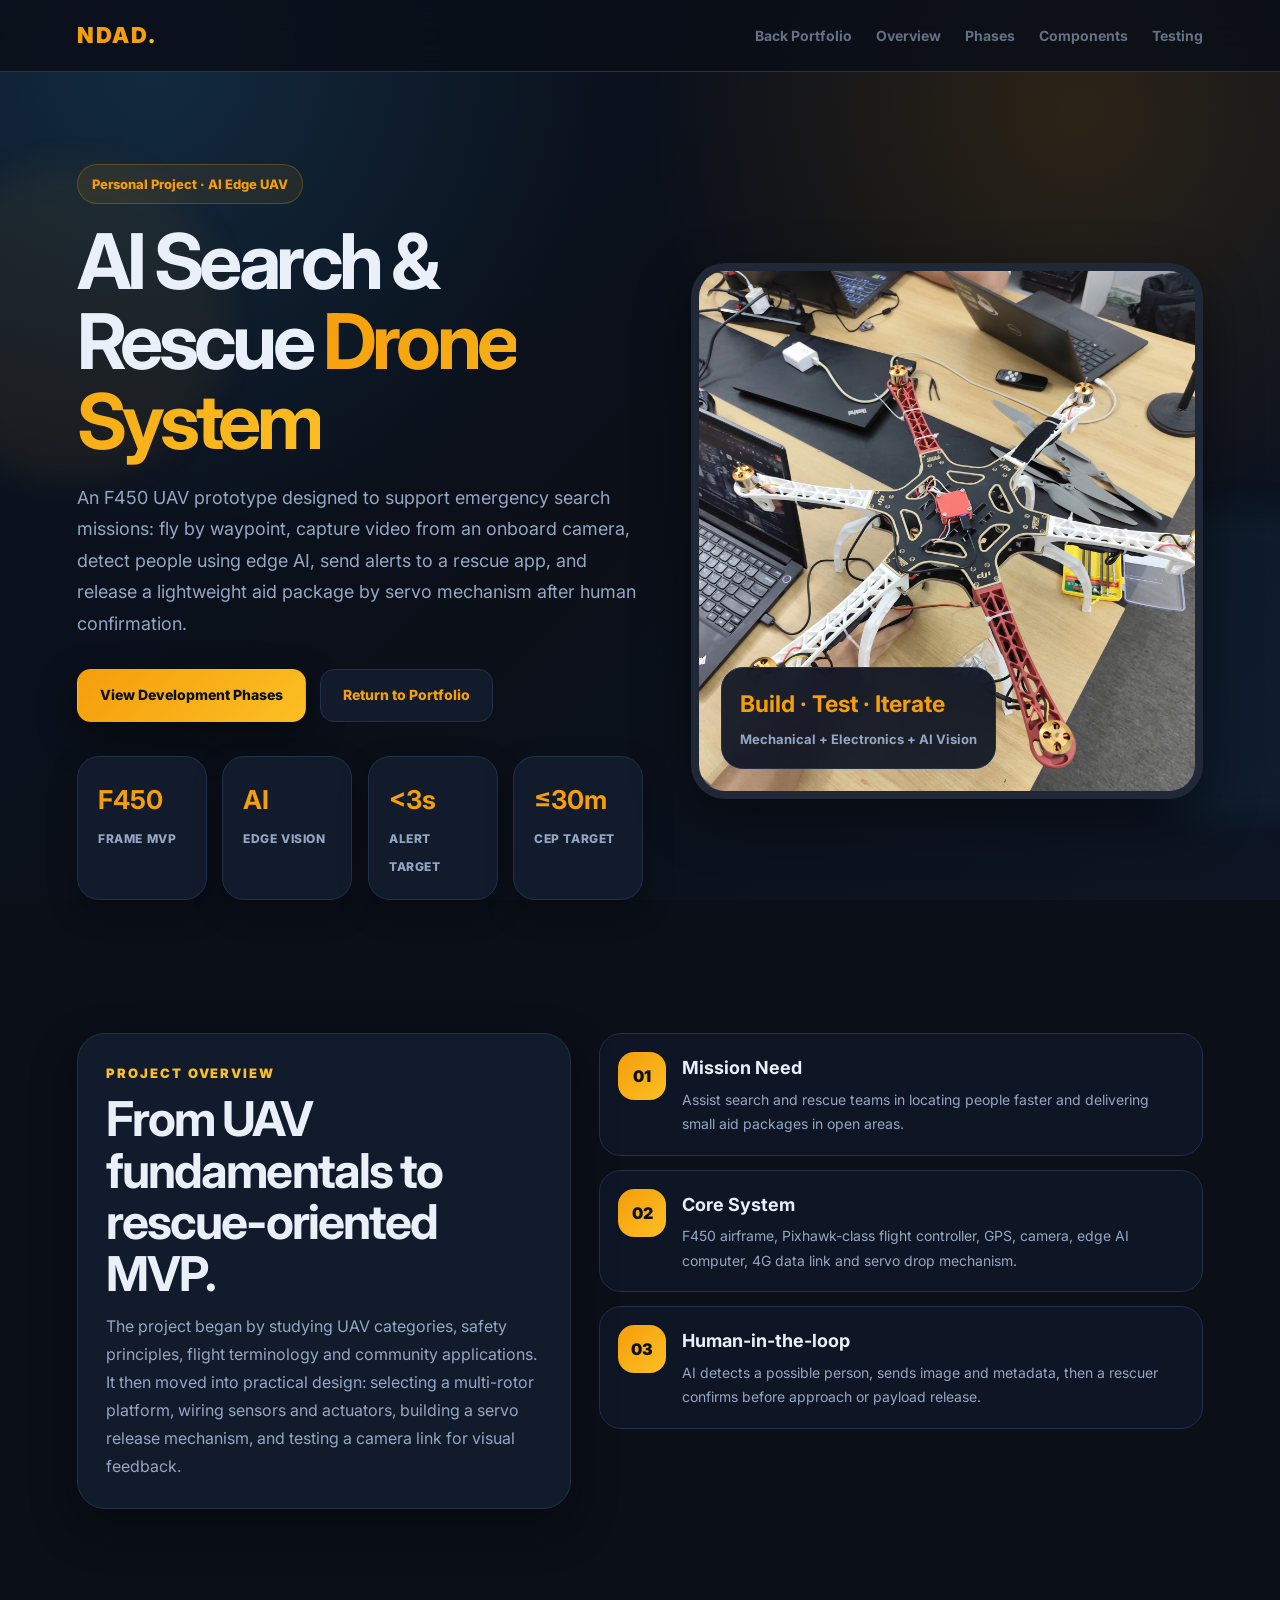
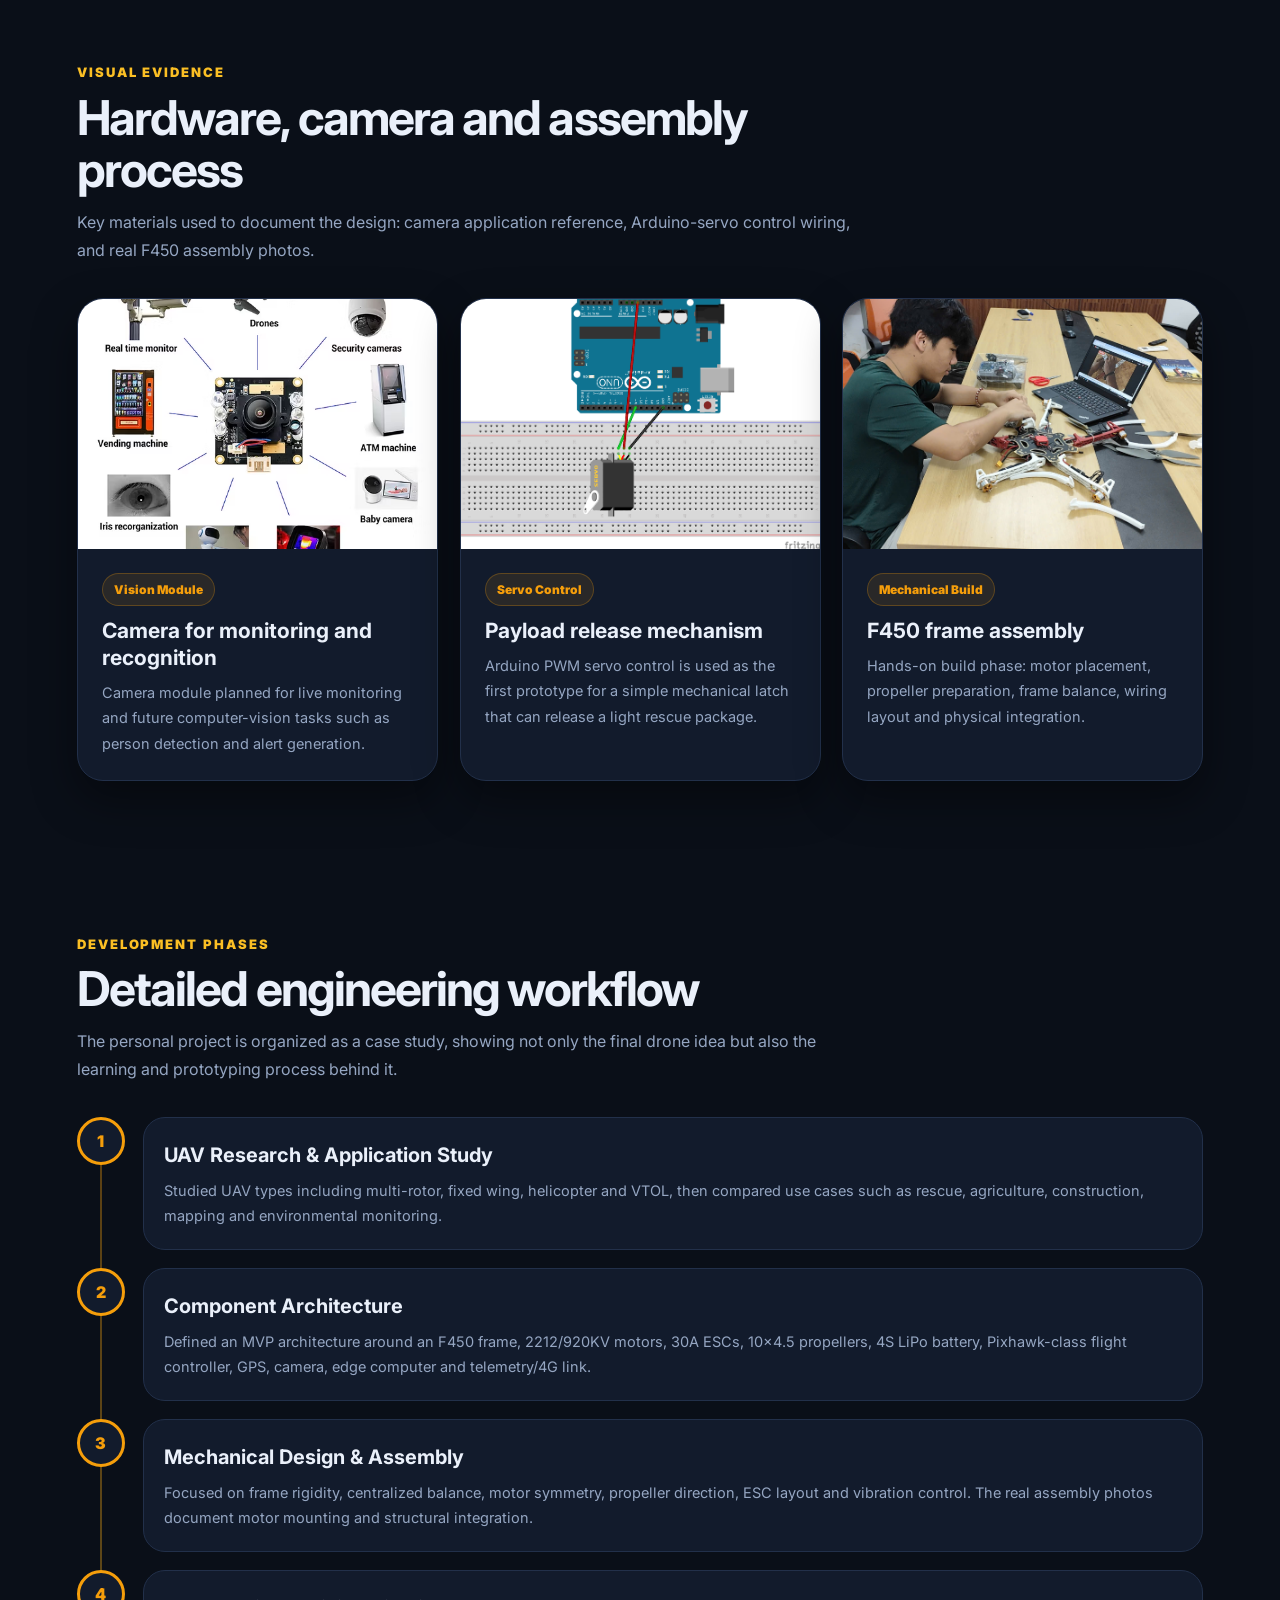
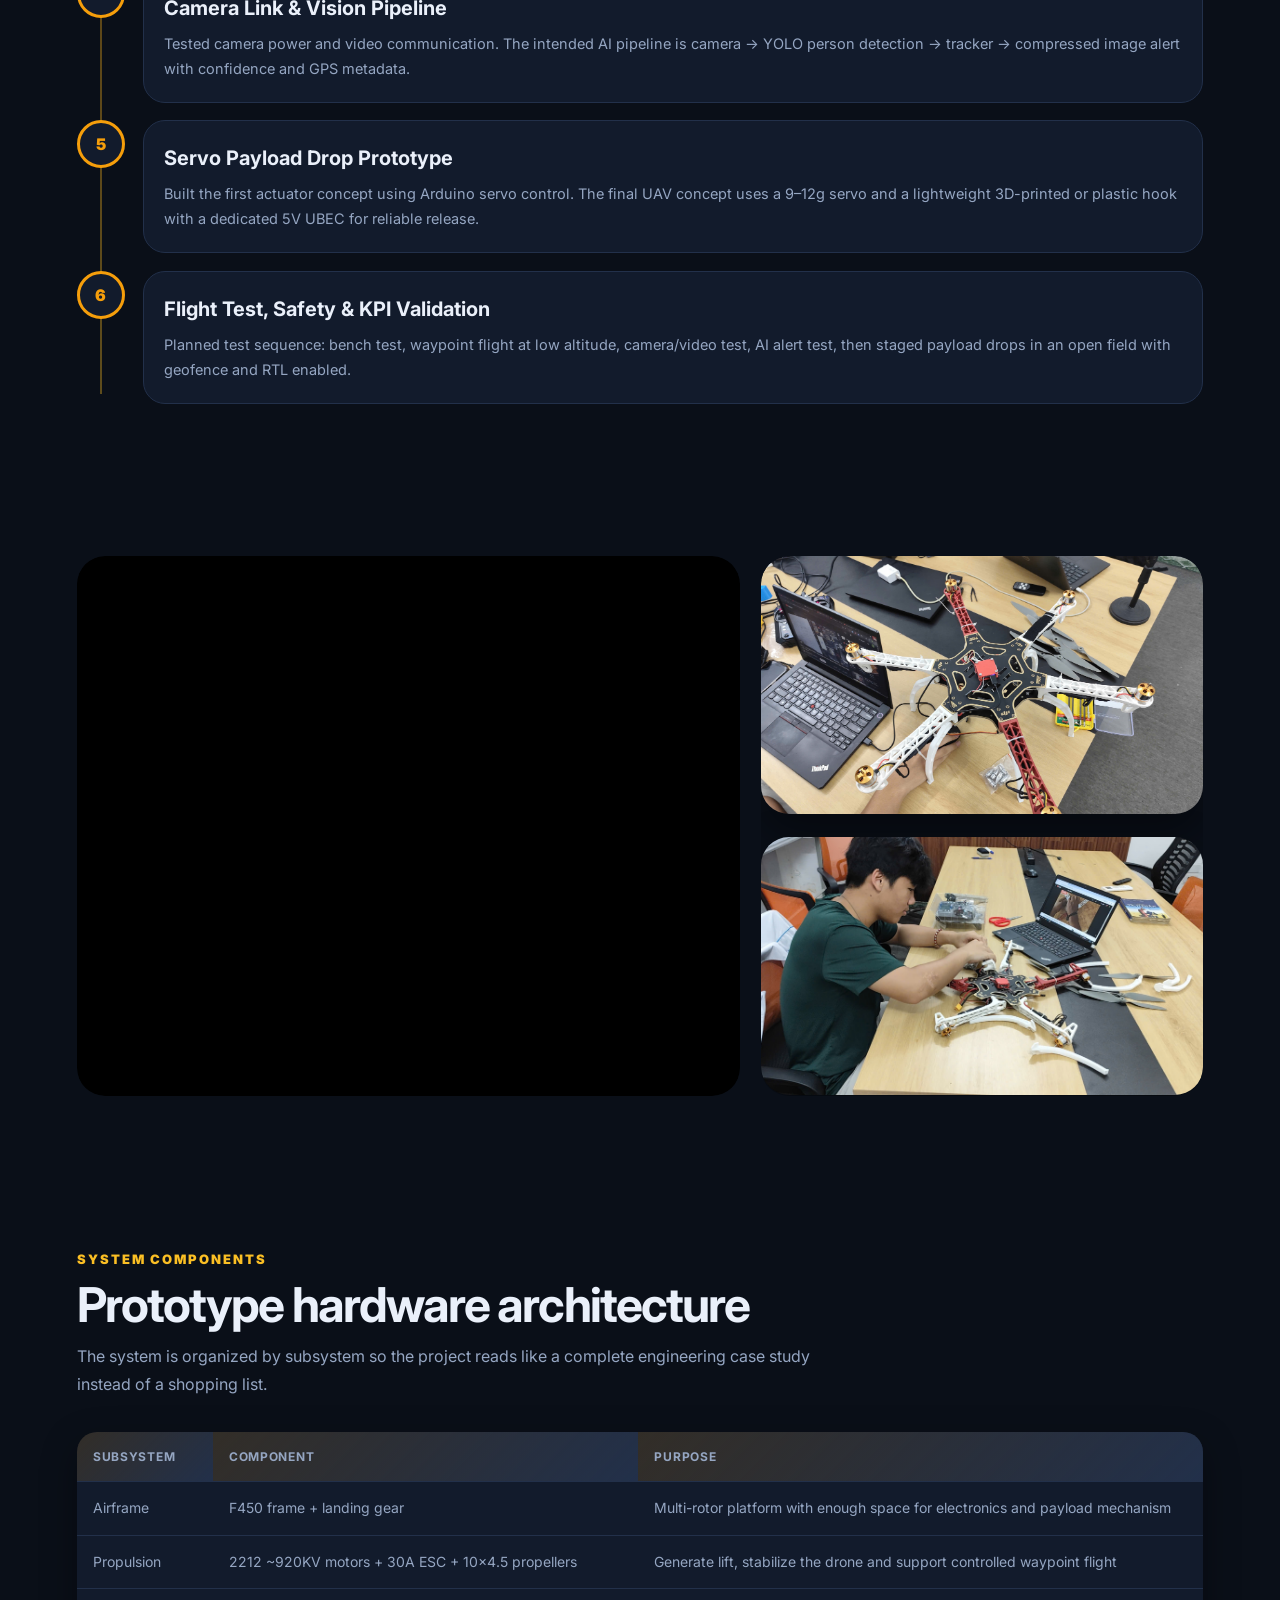
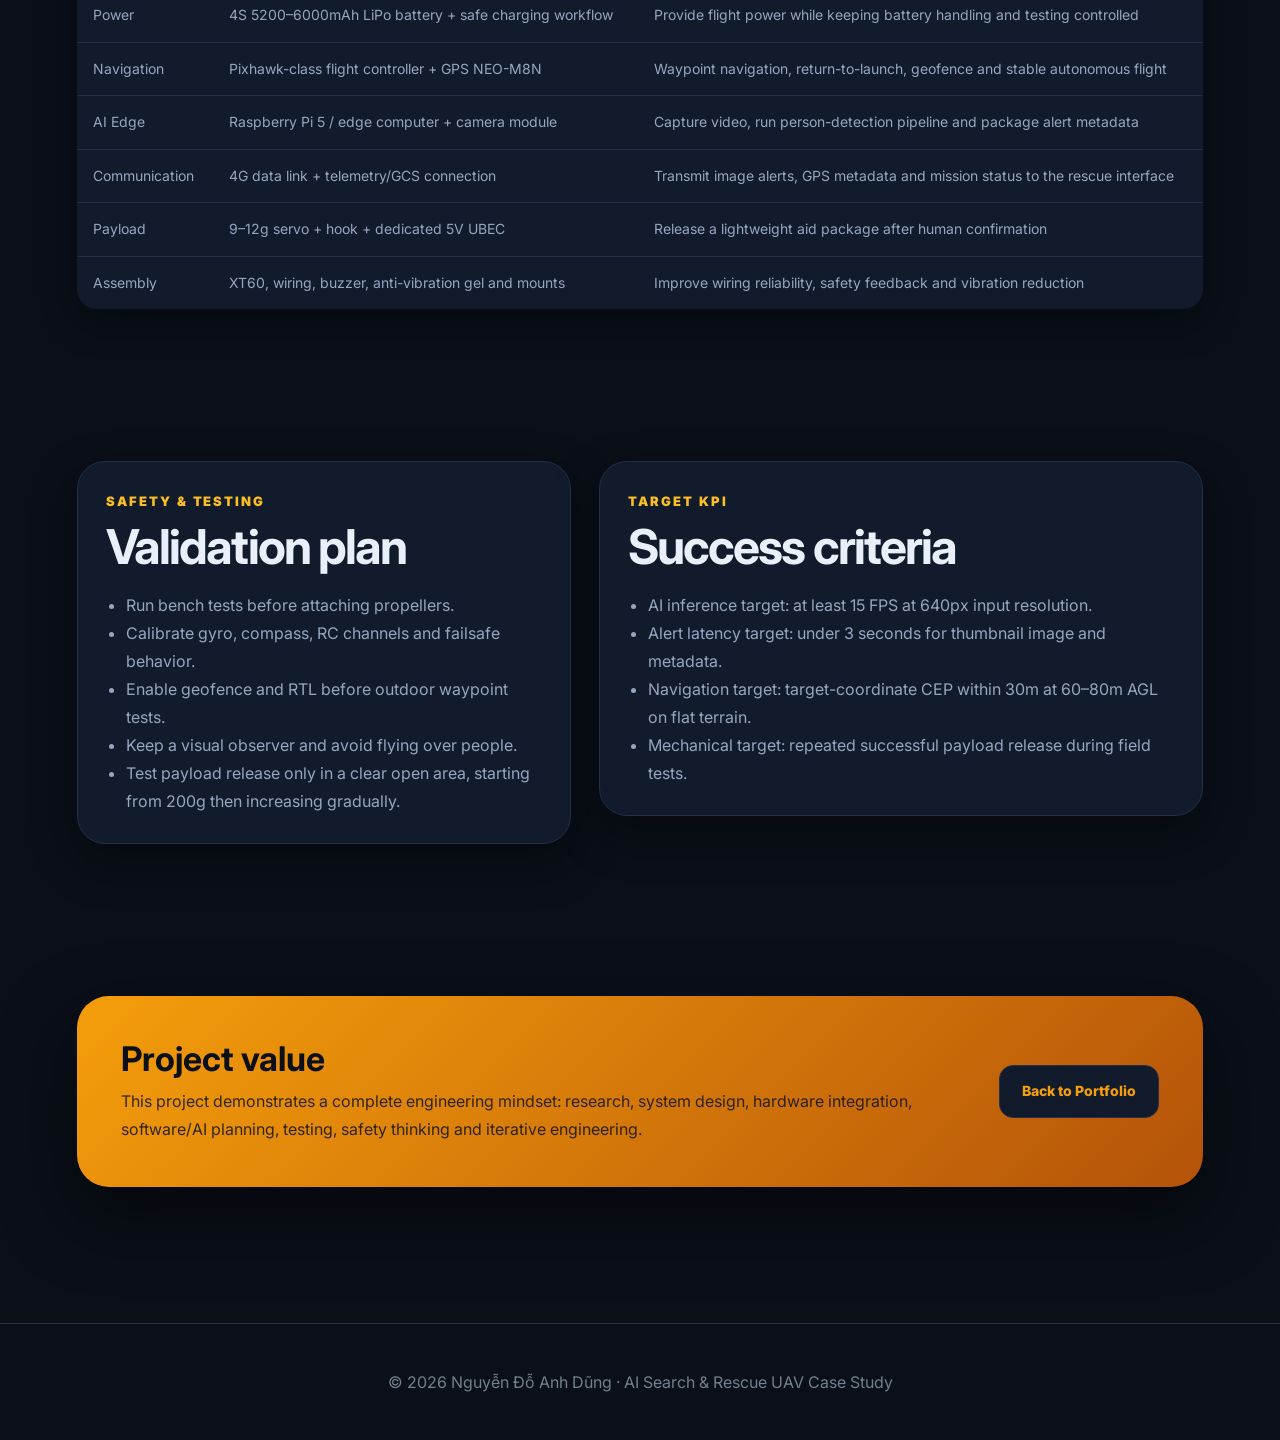
<file: project-detail.html>
<!DOCTYPE html>
<html lang="en">
<head>
    <meta charset="UTF-8">
    <meta name="viewport" content="width=device-width, initial-scale=1.0">
    <title>AI Search & Rescue UAV | Nguyễn Đỗ Anh Dũng</title>
    <meta name="description" content="Detailed case study for an AI-enabled search and rescue UAV project using F450 frame, camera vision, edge AI, waypoint flight and servo payload release.">
    <link rel="preconnect" href="https://fonts.googleapis.com">
    <link href="https://fonts.googleapis.com/css2?family=Inter:wght@300;400;500;600;700;800;900&display=swap" rel="stylesheet">
    <style>
        :root{
            --paper:#0a0f18; --paper-2:#0e1524; --card:#121b2c; --ink:#eaf0fa; --muted:#95a6c2;
            --teal:#f59e0b; --teal-2:#fbbf24; --gold:#fbbf24; --orange:#38bdf8; --line:#22304a;
            --shadow: 0 20px 56px rgba(0, 0, 0, .45);
        }
        *{margin:0;padding:0;box-sizing:border-box} html{scroll-behavior:smooth}
        body{font-family:'Inter',sans-serif;background:var(--paper);color:var(--ink);line-height:1.75;overflow-x:hidden}
        body:before{content:"";position:fixed;inset:0;background:radial-gradient(circle at 12% 8%, rgba(56,189,248,.14), transparent 34%),radial-gradient(circle at 84% 12%, rgba(245,158,11,.14), transparent 32%),linear-gradient(135deg,#0c1322 0%,#0a0f18 52%,#0e1524 100%);z-index:-2}
        a{text-decoration:none;color:inherit} img{max-width:100%;display:block}
        .shell{width:min(1160px,88vw);margin:auto}
        nav{position:sticky;top:0;z-index:1000;background:rgba(10,15,24,.86);backdrop-filter:blur(18px);border-bottom:1px solid var(--line)}
        .nav-inner{width:min(1160px,88vw);margin:auto;display:flex;align-items:center;justify-content:space-between;padding:16px 0}
        .brand{font-weight:900;letter-spacing:.08em;color:var(--teal);font-size:22px}.brand span{color:var(--gold)}
        .nav-links{display:flex;gap:24px;list-style:none}.nav-links a{font-size:14px;font-weight:700;color:#667085}.nav-links a:hover{color:var(--teal)}
        .hero{padding:92px 0 58px;position:relative}.hero-grid{display:grid;grid-template-columns:1.05fr .95fr;gap:48px;align-items:center}
        .eyebrow{display:inline-flex;align-items:center;gap:10px;background:rgba(245,158,11,.09);border:1px solid rgba(245,158,11,.26);color:var(--teal);padding:8px 14px;border-radius:999px;font-weight:800;font-size:13px;margin-bottom:18px}
        h1{font-size:clamp(42px,6vw,78px);line-height:1.04;letter-spacing:-.06em;margin-bottom:20px;color:var(--ink)}.hero p{font-size:18px;color:var(--muted);max-width:680px}.gradient-text{background:linear-gradient(135deg,var(--teal),var(--gold));-webkit-background-clip:text;-webkit-text-fill-color:transparent}
        .hero-actions{display:flex;gap:14px;flex-wrap:wrap;margin-top:30px}.btn{display:inline-flex;align-items:center;justify-content:center;padding:13px 22px;border-radius:14px;font-weight:800;font-size:14px;transition:.25s;border:1px solid transparent}.btn-primary{background:linear-gradient(135deg,var(--teal),var(--teal-2));color:#0a0f18;box-shadow:0 15px 38px rgba(0,0,0,.45)}.btn-primary:hover{transform:translateY(-3px)}.btn-soft{background:var(--card);border-color:var(--line);color:var(--teal)}.btn-soft:hover{border-color:var(--teal);transform:translateY(-3px)}
        .hero-photo{position:relative;border-radius:34px;overflow:hidden;box-shadow:var(--shadow);border:8px solid rgba(255,255,255,.06);background:var(--card)}.hero-photo img{height:520px;width:100%;object-fit:cover}.float-card{position:absolute;left:22px;bottom:22px;background:rgba(12,19,34,.92);backdrop-filter:blur(14px);border:1px solid var(--line);border-radius:22px;padding:16px 18px;box-shadow:0 18px 40px rgba(0,0,0,.10)}.float-card strong{display:block;color:var(--teal);font-size:23px}.float-card span{font-size:13px;color:var(--muted);font-weight:700}
        .metrics{display:grid;grid-template-columns:repeat(4,1fr);gap:16px;margin-top:34px}.metric{background:var(--card);border:1px solid var(--line);border-radius:22px;padding:20px;box-shadow:0 12px 30px rgba(0,0,0,.3)}.metric b{font-size:26px;color:var(--teal);display:block}.metric span{font-size:12px;color:var(--muted);font-weight:800;text-transform:uppercase;letter-spacing:.05em}
        section{padding:76px 0}.section-head{max-width:780px;margin-bottom:34px}.section-head .kicker{color:var(--gold);font-size:13px;text-transform:uppercase;letter-spacing:.15em;font-weight:900;margin-bottom:8px}.section-head h2{font-size:clamp(30px,4vw,48px);line-height:1.08;letter-spacing:-.04em;margin-bottom:12px}.section-head p{color:var(--muted);font-size:16px}
        .grid{display:grid;grid-template-columns:repeat(3,1fr);gap:22px}.card{background:var(--card);border:1px solid var(--line);border-radius:26px;overflow:hidden;box-shadow:0 18px 45px rgba(0,0,0,.42);transition:.25s}.card:hover{transform:translateY(-5px);box-shadow:var(--shadow)}.card img{width:100%;height:250px;object-fit:cover}.card-body{padding:24px}.tag{display:inline-flex;font-size:12px;font-weight:900;color:var(--teal);background:rgba(245,158,11,.10);border:1px solid rgba(245,158,11,.26);padding:5px 11px;border-radius:999px;margin-bottom:12px}.card h3{font-size:21px;line-height:1.28;margin-bottom:8px}.card p{font-size:14.5px;color:var(--muted)}
        .split{display:grid;grid-template-columns:.9fr 1.1fr;gap:28px;align-items:start}.panel{background:var(--card);border:1px solid var(--line);border-radius:28px;padding:28px;box-shadow:0 18px 45px rgba(0,0,0,.38)}.panel h3{font-size:26px;margin-bottom:12px}.panel p,.panel li{color:var(--muted)}.panel ul{padding-left:20px;margin-top:12px}.number-list{display:grid;gap:14px}.step{display:grid;grid-template-columns:48px 1fr;gap:16px;padding:18px;border-radius:22px;background:var(--paper-2);border:1px solid var(--line)}.step .num{height:48px;width:48px;border-radius:16px;background:linear-gradient(135deg,var(--teal),var(--teal-2));color:#0a0f18;font-weight:900;display:flex;align-items:center;justify-content:center}.step h4{font-size:18px;margin-bottom:4px}.step p{font-size:14px;color:var(--muted)}
        .timeline{position:relative;display:grid;gap:18px}.timeline:before{content:"";position:absolute;left:23px;top:10px;bottom:10px;width:2px;background:linear-gradient(var(--teal),var(--gold));opacity:.35}.phase{position:relative;display:grid;grid-template-columns:48px 1fr;gap:18px}.dot{position:relative;z-index:1;width:48px;height:48px;border-radius:50%;background:var(--card);border:3px solid var(--teal);display:flex;align-items:center;justify-content:center;color:var(--teal);font-weight:900}.phase-box{background:var(--card);border:1px solid var(--line);border-radius:22px;padding:20px}.phase-box h3{font-size:20px;margin-bottom:5px}.phase-box p{color:var(--muted);font-size:14.5px}
        table{width:100%;border-collapse:collapse;background:var(--card);border-radius:20px;overflow:hidden;box-shadow:0 12px 35px rgba(0,0,0,.34)}th,td{text-align:left;padding:14px 16px;border-bottom:1px solid var(--line);font-size:14px}th{background:linear-gradient(135deg,rgba(245,158,11,.14),var(--line));font-size:12px;text-transform:uppercase;letter-spacing:.06em;color:var(--muted)}td{color:var(--muted)}tr:last-child td{border-bottom:none}.price{font-weight:800;color:var(--teal)}
        .gallery{display:grid;grid-template-columns:1.2fr .8fr;gap:22px}.gallery-main img,.gallery-main iframe{height:540px;width:100%;object-fit:cover;border-radius:28px;box-shadow:var(--shadow);display:block}.gallery-main iframe{border:0;background:#000}.gallery-stack{display:grid;gap:22px}.gallery-stack img,.gallery-stack iframe{height:258px;width:100%;object-fit:cover;border-radius:28px;box-shadow:0 18px 45px rgba(0,0,0,.42);display:block}.gallery-stack iframe{border:0;background:#000}
        .callout{background:linear-gradient(135deg,var(--teal),#b45309);color:#0a0f18;border-radius:32px;padding:44px;display:grid;grid-template-columns:1fr auto;gap:30px;align-items:center;box-shadow:0 28px 70px rgba(0,0,0,.5)}.callout h2{font-size:34px;line-height:1.1;margin-bottom:10px}.callout p{color:rgba(10,15,24,.82)}
        footer{padding:44px 0;text-align:center;color:#72808d;border-top:1px solid var(--line);margin-top:60px}
        @media(max-width:900px){.hero-grid,.split,.gallery,.callout{grid-template-columns:1fr}.metrics,.grid{grid-template-columns:1fr 1fr}.hero-photo img{height:420px}.nav-links{display:none}}
        @media(max-width:600px){.metrics,.grid{grid-template-columns:1fr}.hero-photo img,.gallery-main img{height:320px}.gallery-stack img{height:220px}.callout{padding:28px}.shell{width:92vw}}
    

        /* ===== EXTRA PORTFOLIO EFFECTS: smooth, modern, lightweight ===== */
        .scroll-progress {
            position: fixed;
            top: 0;
            left: 0;
            height: 4px;
            width: 0%;
            background: linear-gradient(90deg, var(--primary, var(--teal)), var(--gold), var(--blue, var(--teal-2)));
            z-index: 20000;
            box-shadow: 0 0 18px rgba(245,158,11,.28);
            transition: width 0.08s linear;
        }

        .cursor-glow {
            position: fixed;
            width: 260px;
            height: 260px;
            left: 0;
            top: 0;
            transform: translate(-50%, -50%);
            border-radius: 50%;
            pointer-events: none;
            background: radial-gradient(circle, rgba(20,184,166,.16), rgba(56,189,248,.09) 42%, transparent 70%);
            mix-blend-mode: multiply;
            z-index: -1;
            opacity: 0;
            transition: opacity .25s ease;
        }

        .fx-orb {
            position: fixed;
            width: 320px;
            height: 320px;
            border-radius: 50%;
            pointer-events: none;
            filter: blur(18px);
            opacity: .28;
            z-index: -1;
            animation: orbFloat 12s ease-in-out infinite alternate;
        }
        .fx-orb.one { left: -90px; top: 18%; background: rgba(245,158,11,.22); }
        .fx-orb.two { right: -120px; top: 56%; background: rgba(56,189,248,.20); animation-delay: -4s; }

        @keyframes orbFloat {
            from { transform: translate3d(0,0,0) scale(1); }
            to { transform: translate3d(38px,-34px,0) scale(1.14); }
        }

        .fx-reveal {
            opacity: 0;
            transform: translateY(34px);
            transition: opacity .75s ease, transform .75s cubic-bezier(.2,.8,.2,1);
        }
        .fx-reveal.show {
            opacity: 1;
            transform: translateY(0);
        }

        .hero-text, .hero-card, .hero-photo, .section-head, .section-title {
            animation: fxFadeUp .9s cubic-bezier(.2,.8,.2,1) both;
        }
        .hero-card, .hero-photo { animation-delay: .18s; }

        @keyframes fxFadeUp {
            from { opacity: 0; transform: translateY(30px); }
            to { opacity: 1; transform: translateY(0); }
        }

        .card, .stat-box, .skill, .metric, .phase-box, .panel, .gallery-main, .gallery-stack img, .gallery-stack iframe {
            will-change: transform;
        }

        .tilt-card {
            transform-style: preserve-3d;
        }

        .card:hover, .stat-box:hover, .metric:hover, .skill:hover, .panel:hover {
            box-shadow: 0 28px 70px rgba(245,158,11,.15), 0 12px 30px rgba(56,189,248,.10);
        }

        .activity-main-image::after, .hero-photo::after, .gallery-main::after, .gallery-stack::after {
            content: "";
            position: absolute;
            inset: 0;
            background: linear-gradient(120deg, transparent 0%, rgba(255,255,255,.10) 45%, transparent 70%);
            transform: translateX(-120%);
            transition: transform .75s ease;
            pointer-events: none;
        }
        .activity-main-image:hover::after, .hero-photo:hover::after, .gallery-main:hover::after, .gallery-stack:hover::after {
            transform: translateX(120%);
        }
        .gallery-main, .gallery-stack { position: relative; overflow: hidden; border-radius: 28px; }

        nav.nav-scrolled {
            box-shadow: 0 16px 38px rgba(0,0,0,.4);
            background: var(--card);
        }

        .btn::before {
            content: "";
            position: absolute;
            inset: 0;
            border-radius: inherit;
            background: linear-gradient(120deg, transparent, rgba(255,255,255,.10), transparent);
            transform: translateX(-120%);
            transition: transform .55s ease;
        }
        .btn { position: relative; overflow: hidden; }
        .btn:hover::before { transform: translateX(120%); }

        @media (prefers-reduced-motion: reduce) {
            *, *::before, *::after { animation: none !important; transition: none !important; scroll-behavior: auto !important; }
            .fx-reveal { opacity: 1 !important; transform: none !important; }
            .cursor-glow, .fx-orb { display: none !important; }
        }

    </style>
</head>
<body>
    <nav>
        <div class="nav-inner">
            <a class="brand" href="index.html">NDAD<span>.</span></a>
            <ul class="nav-links">
                <li><a href="index.html#project">Back Portfolio</a></li>
                <li><a href="#overview">Overview</a></li>
                <li><a href="#phases">Phases</a></li>
                <li><a href="#components">Components</a></li>
                <li><a href="#testing">Testing</a></li>
            </ul>
        </div>
    </nav>

    <header class="hero">
        <div class="shell hero-grid">
            <div>
                <div class="eyebrow">Personal Project · AI Edge UAV</div>
                <h1>AI Search &amp; Rescue <span class="gradient-text">Drone System</span></h1>
                <p>
                    An F450 UAV prototype designed to support emergency search missions: fly by waypoint,
                    capture video from an onboard camera, detect people using edge AI, send alerts to a rescue app,
                    and release a lightweight aid package by servo mechanism after human confirmation.
                </p>
                <div class="hero-actions">
                    <a class="btn btn-primary" href="#phases">View Development Phases</a>
                    <a class="btn btn-soft" href="index.html#project">Return to Portfolio</a>
                </div>
                <div class="metrics">
                    <div class="metric"><b>F450</b><span>Frame MVP</span></div>
                    <div class="metric"><b>AI</b><span>Edge Vision</span></div>
                    <div class="metric"><b>&lt;3s</b><span>Alert Target</span></div>
                    <div class="metric"><b>≤30m</b><span>CEP Target</span></div>
                </div>
            </div>
            <div class="hero-photo">
                <img src="assets/drone/assembly/assembly1.jpg" alt="F450 UAV assembly on engineering workbench">
                <div class="float-card"><strong>Build · Test · Iterate</strong><span>Mechanical + Electronics + AI Vision</span></div>
            </div>
        </div>
    </header>

    <section id="overview">
        <div class="shell split">
            <div class="panel">
                <div class="section-head" style="margin-bottom:0">
                    <div class="kicker">Project Overview</div>
                    <h2>From UAV fundamentals to rescue-oriented MVP.</h2>
                    <p>
                        The project began by studying UAV categories, safety principles, flight terminology and community applications.
                        It then moved into practical design: selecting a multi-rotor platform, wiring sensors and actuators,
                        building a servo release mechanism, and testing a camera link for visual feedback.
                    </p>
                </div>
            </div>
            <div class="number-list">
                <div class="step"><div class="num">01</div><div><h4>Mission Need</h4><p>Assist search and rescue teams in locating people faster and delivering small aid packages in open areas.</p></div></div>
                <div class="step"><div class="num">02</div><div><h4>Core System</h4><p>F450 airframe, Pixhawk-class flight controller, GPS, camera, edge AI computer, 4G data link and servo drop mechanism.</p></div></div>
                <div class="step"><div class="num">03</div><div><h4>Human-in-the-loop</h4><p>AI detects a possible person, sends image and metadata, then a rescuer confirms before approach or payload release.</p></div></div>
            </div>
        </div>
    </section>

    <section>
        <div class="shell">
            <div class="section-head">
                <div class="kicker">Visual Evidence</div>
                <h2>Hardware, camera and assembly process</h2>
                <p>Key materials used to document the design: camera application reference, Arduino-servo control wiring, and real F450 assembly photos.</p>
            </div>
            <div class="grid">
                <article class="card"><img src="assets/drone/control/camera.avif" alt="USB embedded camera module applications"><div class="card-body"><span class="tag">Vision Module</span><h3>Camera for monitoring and recognition</h3><p>Camera module planned for live monitoring and future computer-vision tasks such as person detection and alert generation.</p></div></article>
                <article class="card"><img src="assets/drone/control/servo-arduino.webp" alt="Arduino wiring to servo motor"><div class="card-body"><span class="tag">Servo Control</span><h3>Payload release mechanism</h3><p>Arduino PWM servo control is used as the first prototype for a simple mechanical latch that can release a light rescue package.</p></div></article>
                <article class="card"><img src="assets/drone/assembly/assembly3.jpg" alt="Student assembling F450 UAV"><div class="card-body"><span class="tag">Mechanical Build</span><h3>F450 frame assembly</h3><p>Hands-on build phase: motor placement, propeller preparation, frame balance, wiring layout and physical integration.</p></div></article>
            </div>
        </div>
    </section>

    <section id="phases">
        <div class="shell">
            <div class="section-head">
                <div class="kicker">Development Phases</div>
                <h2>Detailed engineering workflow</h2>
                <p>The personal project is organized as a case study, showing not only the final drone idea but also the learning and prototyping process behind it.</p>
            </div>
            <div class="timeline">
                <div class="phase"><div class="dot">1</div><div class="phase-box"><h3>UAV Research &amp; Application Study</h3><p>Studied UAV types including multi-rotor, fixed wing, helicopter and VTOL, then compared use cases such as rescue, agriculture, construction, mapping and environmental monitoring.</p></div></div>
                <div class="phase"><div class="dot">2</div><div class="phase-box"><h3>Component Architecture</h3><p>Defined an MVP architecture around an F450 frame, 2212/920KV motors, 30A ESCs, 10×4.5 propellers, 4S LiPo battery, Pixhawk-class flight controller, GPS, camera, edge computer and telemetry/4G link.</p></div></div>
                <div class="phase"><div class="dot">3</div><div class="phase-box"><h3>Mechanical Design &amp; Assembly</h3><p>Focused on frame rigidity, centralized balance, motor symmetry, propeller direction, ESC layout and vibration control. The real assembly photos document motor mounting and structural integration.</p></div></div>
                <div class="phase"><div class="dot">4</div><div class="phase-box"><h3>Camera Link &amp; Vision Pipeline</h3><p>Tested camera power and video communication. The intended AI pipeline is camera → YOLO person detection → tracker → compressed image alert with confidence and GPS metadata.</p></div></div>
                <div class="phase"><div class="dot">5</div><div class="phase-box"><h3>Servo Payload Drop Prototype</h3><p>Built the first actuator concept using Arduino servo control. The final UAV concept uses a 9–12g servo and a lightweight 3D-printed or plastic hook with a dedicated 5V UBEC for reliable release.</p></div></div>
                <div class="phase"><div class="dot">6</div><div class="phase-box"><h3>Flight Test, Safety &amp; KPI Validation</h3><p>Planned test sequence: bench test, waypoint flight at low altitude, camera/video test, AI alert test, then staged payload drops in an open field with geofence and RTL enabled.</p></div></div>
            </div>
        </div>
    </section>

    <section>
        <div class="shell gallery">
            <div class="gallery-main"><iframe src="https://drive.google.com/file/d/180xGKqZ8yv-y2taDAjbqSAyzQXHXdtGx/preview" title="Presentation video pres2" allow="autoplay; fullscreen" allowfullscreen loading="lazy"></iframe></div>
            <div class="gallery-stack">
                <img src="assets/drone/assembly/assembly1.jpg" alt="Top view of F450 UAV assembly">
                <img src="assets/drone/assembly/assembly3.jpg" alt="Hands-on UAV assembly process">
            </div>
        </div>
    </section>

    <section id="components">
        <div class="shell">
            <div class="section-head">
                <div class="kicker">System Components</div>
                <h2>Prototype hardware architecture</h2>
                <p>The system is organized by subsystem so the project reads like a complete engineering case study instead of a shopping list.</p>
            </div>
            <table>
                <thead><tr><th>Subsystem</th><th>Component</th><th>Purpose</th></tr></thead>
                <tbody>
                    <tr><td>Airframe</td><td>F450 frame + landing gear</td><td>Multi-rotor platform with enough space for electronics and payload mechanism</td></tr>
                    <tr><td>Propulsion</td><td>2212 ~920KV motors + 30A ESC + 10×4.5 propellers</td><td>Generate lift, stabilize the drone and support controlled waypoint flight</td></tr>
                    <tr><td>Power</td><td>4S 5200–6000mAh LiPo battery + safe charging workflow</td><td>Provide flight power while keeping battery handling and testing controlled</td></tr>
                    <tr><td>Navigation</td><td>Pixhawk-class flight controller + GPS NEO-M8N</td><td>Waypoint navigation, return-to-launch, geofence and stable autonomous flight</td></tr>
                    <tr><td>AI Edge</td><td>Raspberry Pi 5 / edge computer + camera module</td><td>Capture video, run person-detection pipeline and package alert metadata</td></tr>
                    <tr><td>Communication</td><td>4G data link + telemetry/GCS connection</td><td>Transmit image alerts, GPS metadata and mission status to the rescue interface</td></tr>
                    <tr><td>Payload</td><td>9–12g servo + hook + dedicated 5V UBEC</td><td>Release a lightweight aid package after human confirmation</td></tr>
                    <tr><td>Assembly</td><td>XT60, wiring, buzzer, anti-vibration gel and mounts</td><td>Improve wiring reliability, safety feedback and vibration reduction</td></tr>
                </tbody>
            </table>
        </div>
    </section>

    <section id="testing">
        <div class="shell split">
            <div class="panel">
                <div class="section-head" style="margin-bottom:18px">
                    <div class="kicker">Safety & Testing</div>
                    <h2>Validation plan</h2>
                </div>
                <ul>
                    <li>Run bench tests before attaching propellers.</li>
                    <li>Calibrate gyro, compass, RC channels and failsafe behavior.</li>
                    <li>Enable geofence and RTL before outdoor waypoint tests.</li>
                    <li>Keep a visual observer and avoid flying over people.</li>
                    <li>Test payload release only in a clear open area, starting from 200g then increasing gradually.</li>
                </ul>
            </div>
            <div class="panel">
                <div class="section-head" style="margin-bottom:18px">
                    <div class="kicker">Target KPI</div>
                    <h2>Success criteria</h2>
                </div>
                <ul>
                    <li>AI inference target: at least 15 FPS at 640px input resolution.</li>
                    <li>Alert latency target: under 3 seconds for thumbnail image and metadata.</li>
                    <li>Navigation target: target-coordinate CEP within 30m at 60–80m AGL on flat terrain.</li>
                    <li>Mechanical target: repeated successful payload release during field tests.</li>
                </ul>
            </div>
        </div>
    </section>

    <section>
        <div class="shell callout">
            <div>
                <h2>Project value</h2>
                <p>This project demonstrates a complete engineering mindset: research, system design, hardware integration, software/AI planning, testing, safety thinking and iterative engineering.</p>
            </div>
            <a href="index.html#project" class="btn btn-soft">Back to Portfolio</a>
        </div>
    </section>

    <footer>
        © 2026 Nguyễn Đỗ Anh Dũng · AI Search & Rescue UAV Case Study
    </footer>
<script>

        // ===== EXTRA PORTFOLIO EFFECTS =====
        (function () {
            const body = document.body;
            if (!document.querySelector('.scroll-progress')) {
                const progress = document.createElement('div');
                progress.className = 'scroll-progress';
                body.prepend(progress);
            }
            if (!document.querySelector('.cursor-glow')) {
                const glow = document.createElement('div');
                glow.className = 'cursor-glow';
                body.appendChild(glow);
                window.addEventListener('mousemove', (e) => {
                    glow.style.opacity = '1';
                    glow.style.left = e.clientX + 'px';
                    glow.style.top = e.clientY + 'px';
                }, { passive: true });
                window.addEventListener('mouseleave', () => glow.style.opacity = '0');
            }
            if (!document.querySelector('.fx-orb')) {
                const orb1 = document.createElement('div');
                const orb2 = document.createElement('div');
                orb1.className = 'fx-orb one';
                orb2.className = 'fx-orb two';
                body.appendChild(orb1);
                body.appendChild(orb2);
            }

            const revealTargets = document.querySelectorAll('.card, .stat-box, .skill, .metric, .phase, .panel, .timeline, table, .gallery-main, .gallery-stack, .contact, .callout');
            revealTargets.forEach((el, i) => {
                el.classList.add('fx-reveal');
                el.style.transitionDelay = Math.min((i % 6) * 0.07, 0.35) + 's';
            });

            const observer = new IntersectionObserver((entries) => {
                entries.forEach(entry => {
                    if (entry.isIntersecting) {
                        entry.target.classList.add('show');
                        observer.unobserve(entry.target);
                    }
                });
            }, { threshold: 0.12, rootMargin: '0px 0px -40px 0px' });
            revealTargets.forEach(el => observer.observe(el));

            const nav = document.querySelector('nav');
            const progress = document.querySelector('.scroll-progress');
            function onScroll() {
                const h = document.documentElement;
                const max = h.scrollHeight - h.clientHeight;
                const pct = max > 0 ? (h.scrollTop / max) * 100 : 0;
                if (progress) progress.style.width = pct + '%';
                if (nav) nav.classList.toggle('nav-scrolled', window.scrollY > 40);
            }
            window.addEventListener('scroll', onScroll, { passive: true });
            onScroll();

            const tiltTargets = document.querySelectorAll('.card, .hero-card, .hero-photo, .gallery-main, .gallery-stack img, .gallery-stack iframe');
            tiltTargets.forEach(el => {
                el.classList.add('tilt-card');
                el.addEventListener('mousemove', (e) => {
                    const r = el.getBoundingClientRect();
                    const x = (e.clientX - r.left) / r.width - 0.5;
                    const y = (e.clientY - r.top) / r.height - 0.5;
                    el.style.transform = `perspective(900px) rotateX(${(-y * 4).toFixed(2)}deg) rotateY(${(x * 4).toFixed(2)}deg) translateY(-4px)`;
                });
                el.addEventListener('mouseleave', () => {
                    el.style.transform = '';
                });
            });
        })();

    </script>
</body>
</html>
</file>
